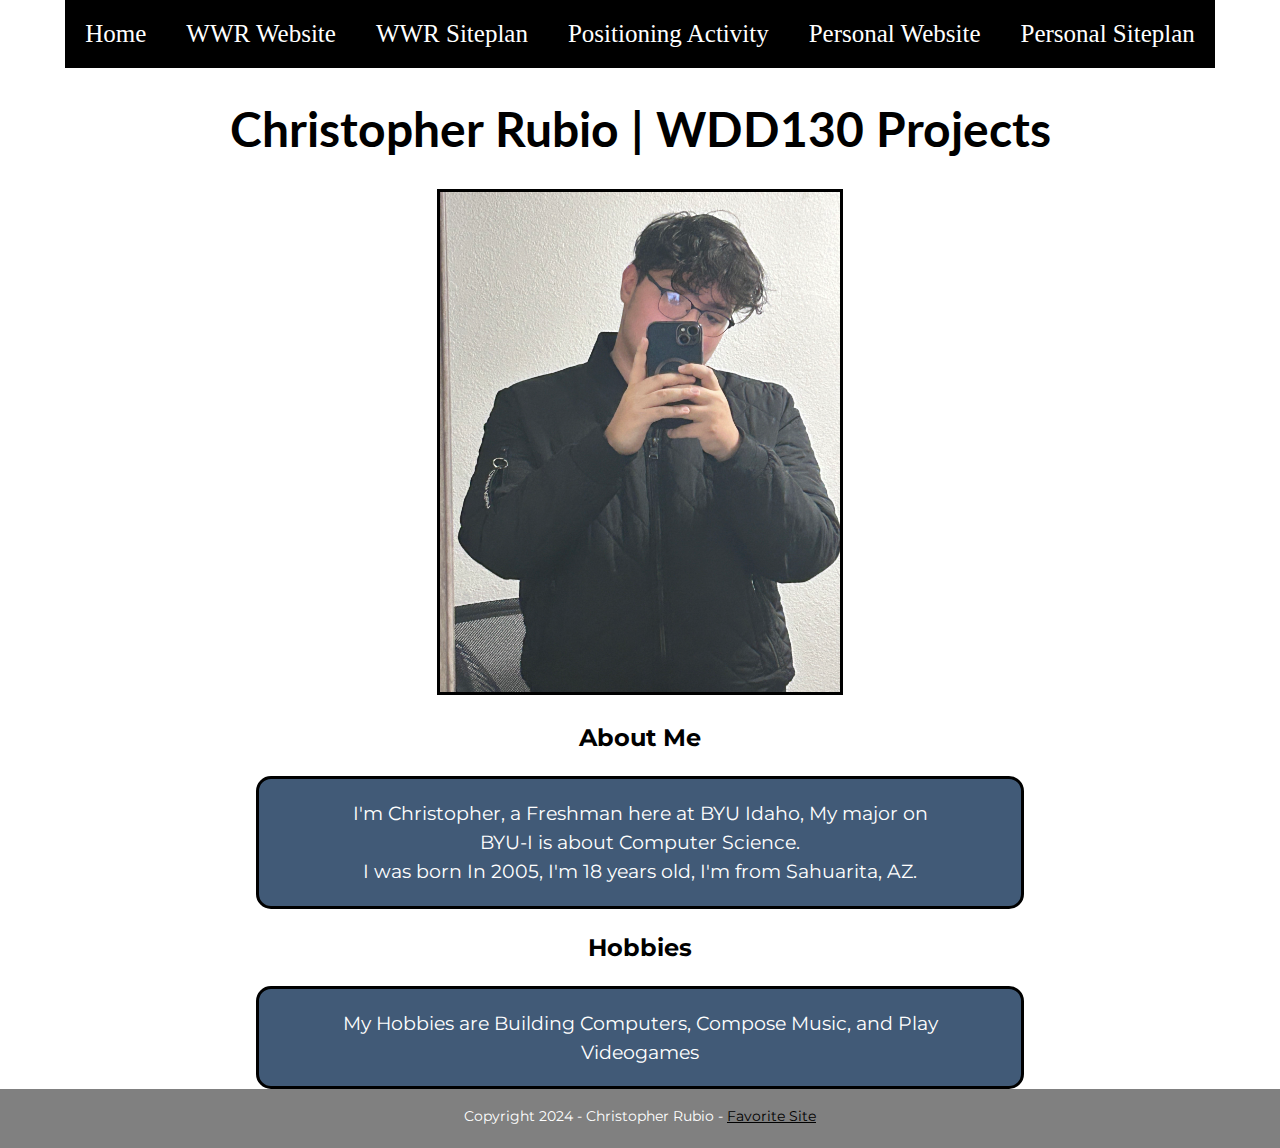
<file: index.html>
<!DOCTYPE html>
<html lang="en">
<head>
    <meta chartset="UTF-8">
    <meta http-equiv="X-UA-Compatible" content="IE=edge">
    <meta name="viewport" content="width=device-width, inital-scale=1.0">
    <title>Christopher Rubio | Home | WDD130</title>
    <link href="styles/style.css" rel="stylesheet">
</head>
<body>
    <div id="content">
    <header>
        <nav>
            <a class="nav_link" href="index.html">Home</a>
            <a class="nav_link" href="wwr/index.html">WWR Website</a>
            <a class="nav_link" href="wwr/site-plan-rafting.html">WWR Siteplan</a>
            <a class="nav_link" href="positioning.html">Positioning Activity</a>
            <a class="nav_link" href="NearsitosPC/NearistosPC-index.html">Personal Website</a>
            <a class="nav_link" href="NearsitosPC/NearsitosPC-site-plan.html">Personal Siteplan</a>
        </nav>
        <main>
            <h1 id="main_title"> Christopher Rubio | WDD130 Projects</h1>
            <div id="img_cont">
                <img src="chris.jpg" alt="A regular photo of Christopher Rubio"
                    width = "400"
                    height = "500"/>
            </div>
            <h3 id="sub_title">About Me</h3>
            <p>I'm Christopher, a Freshman here at BYU Idaho, My major on BYU-I is about Computer Science.<br>I was born In 2005, I'm 18 years old, I'm from Sahuarita, AZ.</p>
            <h3 id="sub_title">Hobbies</h3>
            <p>My Hobbies are Building Computers, Compose Music, and Play Videogames</p>
        </main>
        <footer>
            <p>Copyright 2024 - Christopher Rubio -
                <a href="https://www.churchofjesuschrist.org"
                target="_blank">Favorite Site</a>
            </p>
        <footer>
    </div>
    </header>
</body>
</html>
</file>
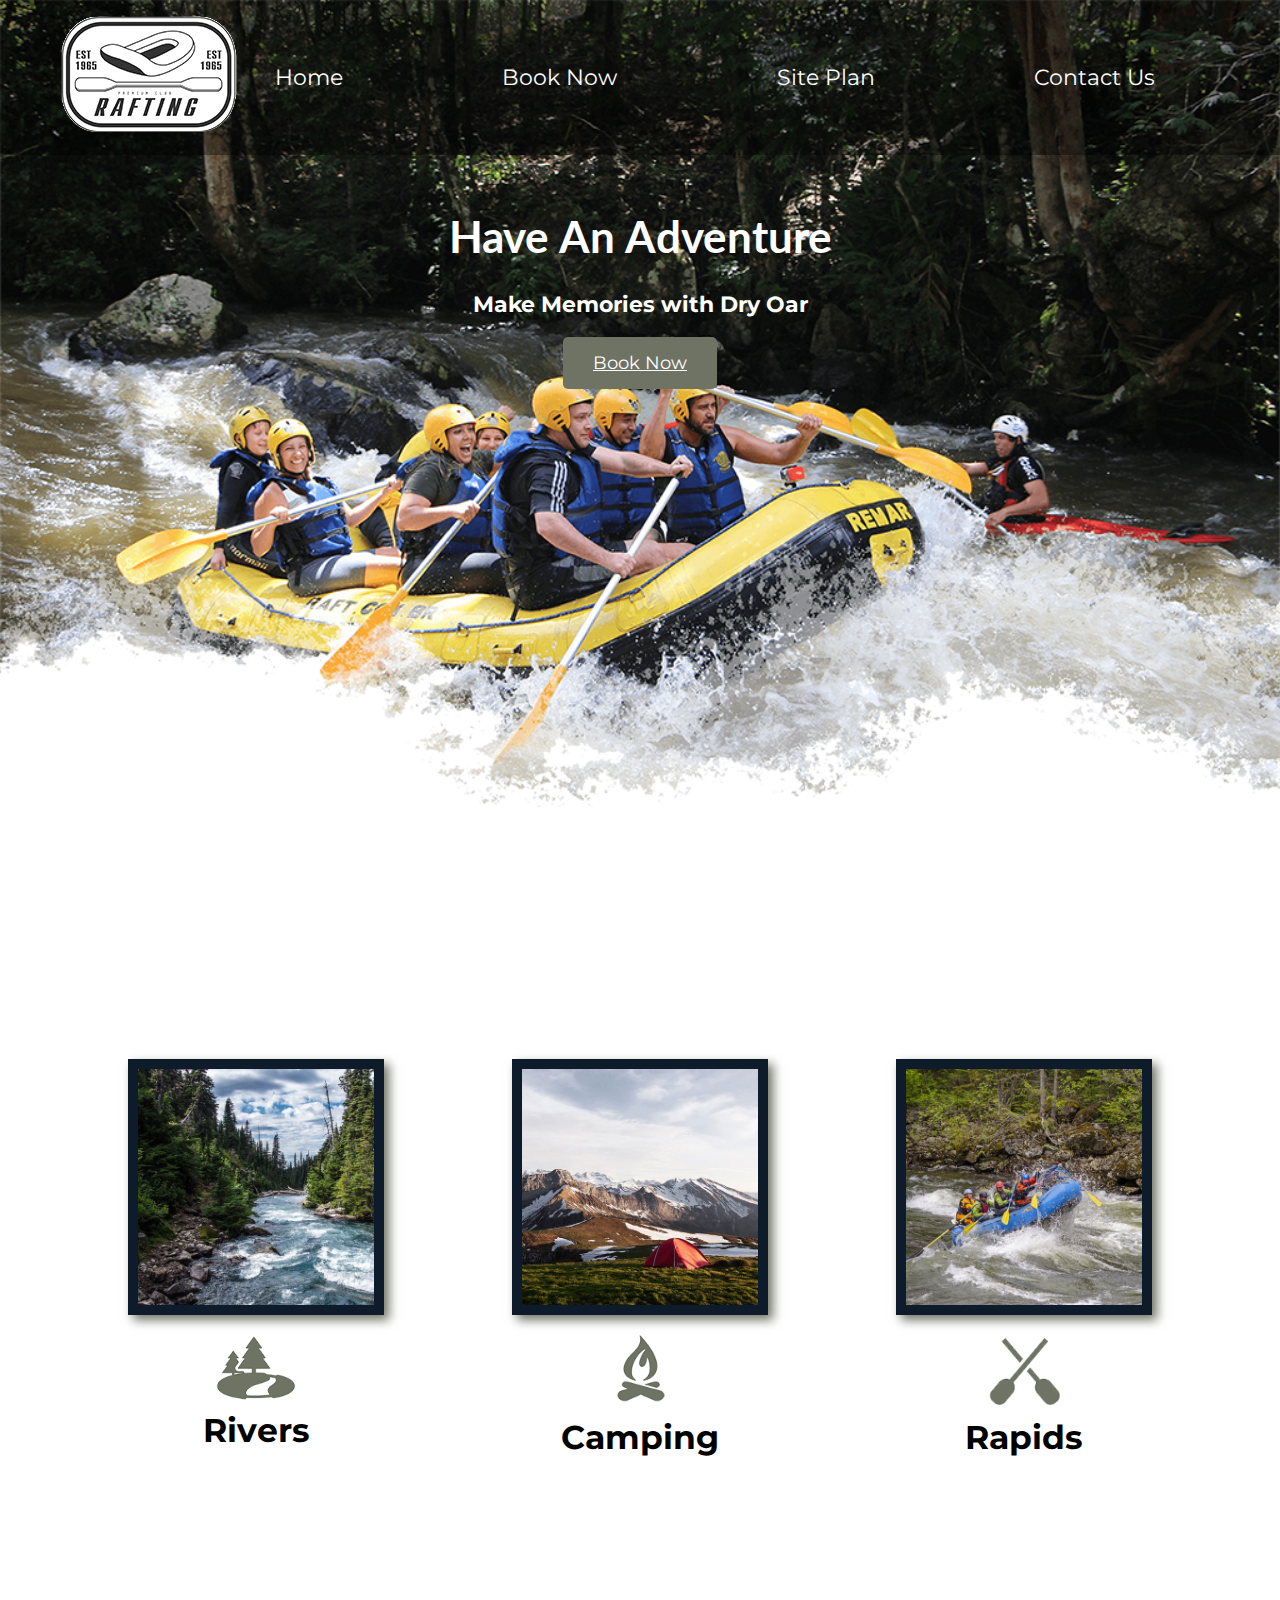
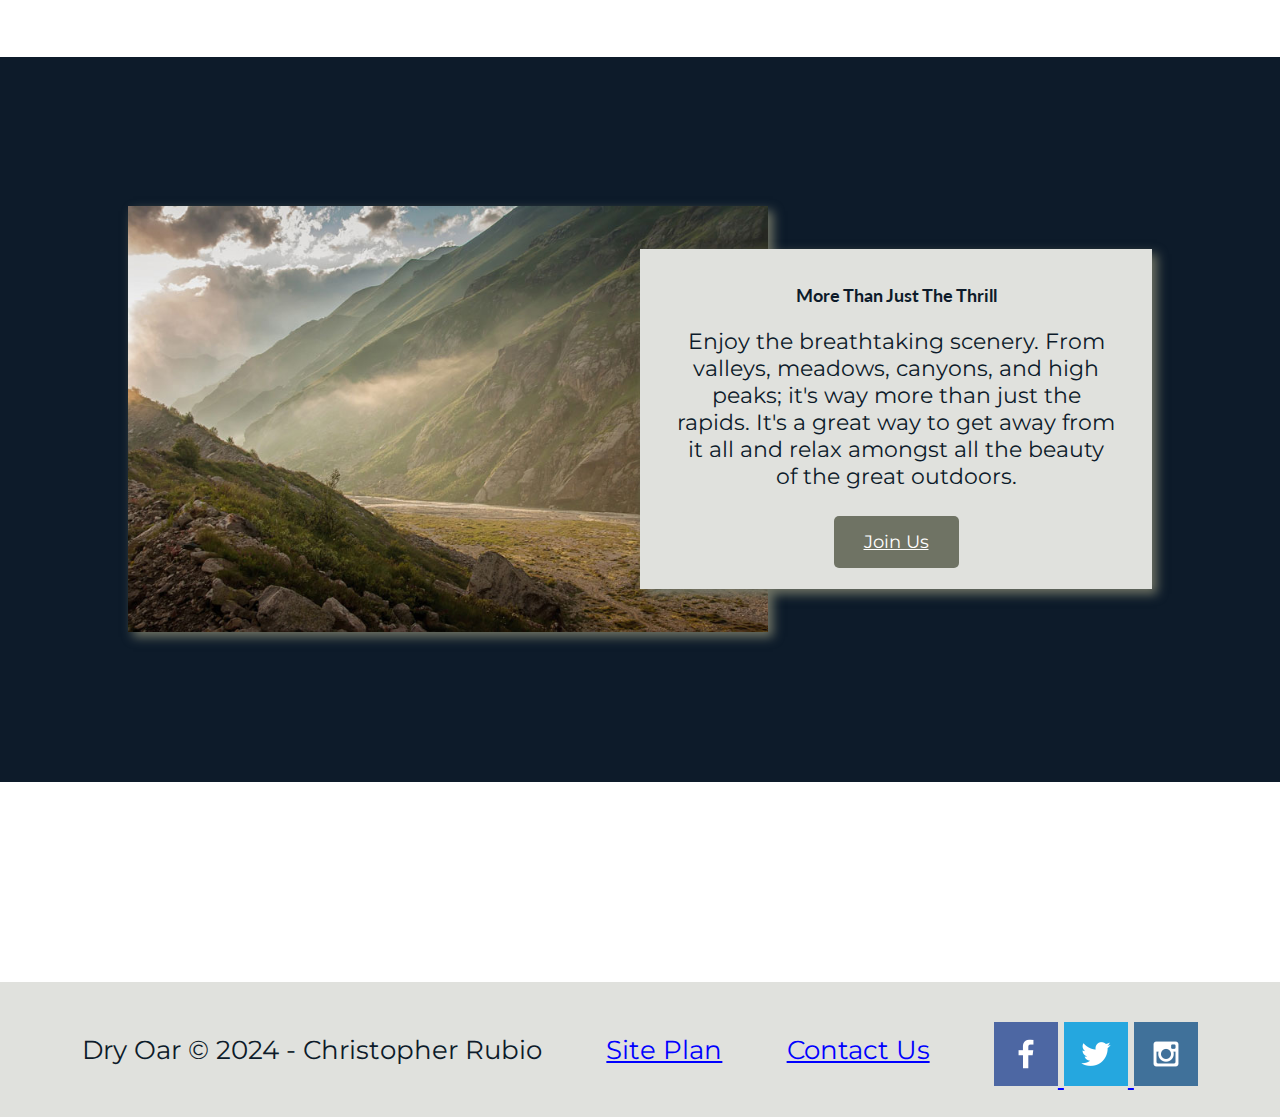
<file: wwr/index.html>
<!DOCTYPE html>
<html lang="en">
<head>
    <meta charset="UTF-8">
    <meta http-equiv="X-UA-Compatible" content="IE=edge">
    <meta name="viewport" content="width=device-width, initial-scale=1.0">
    <title>Whitewater Rafting Vacations | Dry Oar Boating | Home</title>
    <link rel="stylesheet" href="styles/style.css">
</head>
<body>
    <div id="content">
    <header>
        <a id="logo_link" href="index.html">
            <img class="logo" src="images/logo.png" alt="Dry Oar Logo">
        </a>
        <nav>
            <a href="\index.html">Home</a>
            <a href="rates.html">Book Now</a>
            <a href="site-plan-rafting.html">Site Plan</a>
            <a href="contactus.html">Contact Us</a>
        </nav>
    </header>
    <div id="hero">
        <div id="hero-box">
            <img id="hero-img" src="images/hero.png" alt="People enjoying White Water Rafting">
        </div>
        <section id="hero-msg">
            <h1 class="home-title">Have An Adventure</h1>
            <h4>Make Memories with Dry Oar</h4>
            <div class="button-box">
                <a class="book" href="rates.html">Book Now</a>
            </div>
        </section>
    </div>
    <main class="home-grid">
        <section class="rivers-card">
            <img class="card-img" src="images/rivers.jpg" alt="river in forest">
            <img class="icon" src="images/river_icon.png" alt="river icon">
            <h2>Rivers</h2>
        </section>
        <section class="camping-card">
            <img class="card-img" src="images/camping.jpg" alt="tent in mountains">
            <img class="icon" src="images/fire_icon.png" alt="fire icon">
            <h2>Camping</h2>
        </section>
        <section class="rapids-card">
            <img class="card-img" src="images/rapids.jpg" alt="rafting boat">
            <img class="icon" src="images/oars.png" alt="oars icon">
            <h2>Rapids</h2>
        </section>
        <div id="background"></div>
        <img class="mountains" src="images/mountains.jpg" alt="Misty mountains">
        <section class="msg">
            <h2>More Than Just The Thrill</h2>
            <p>Enjoy the breathtaking scenery. From valleys, meadows, canyons, and high peaks; it's way more than just the rapids. It's a great way to get away from it all and relax amongst all the beauty of the great outdoors. </p>
            <a class='join' href="rivers.html">Join Us</a>
        </section>
    </main>
        <footer>
    <p>Dry Oar &copy; 2024 - Christopher Rubio</p>
    <p><a href="site-plan-rafting.html">Site Plan</a></p>
    <p><a href="contactus.html">Contact Us</a></p>
    <div class="social">
        <a href="https://facebook.com">
            <img src="images/facebook.png" alt="fb icon">
        </a>
        <a href="https://twitter.com">
            <img src="images/twitter.png" alt="twitter icon">
        </a>
        <a href="https://instagram.com">
            <img src="images/instagram.png" alt="instagram icon">
        </a>
    </div>
</footer>
    </div>
</body>
</html>
</file>
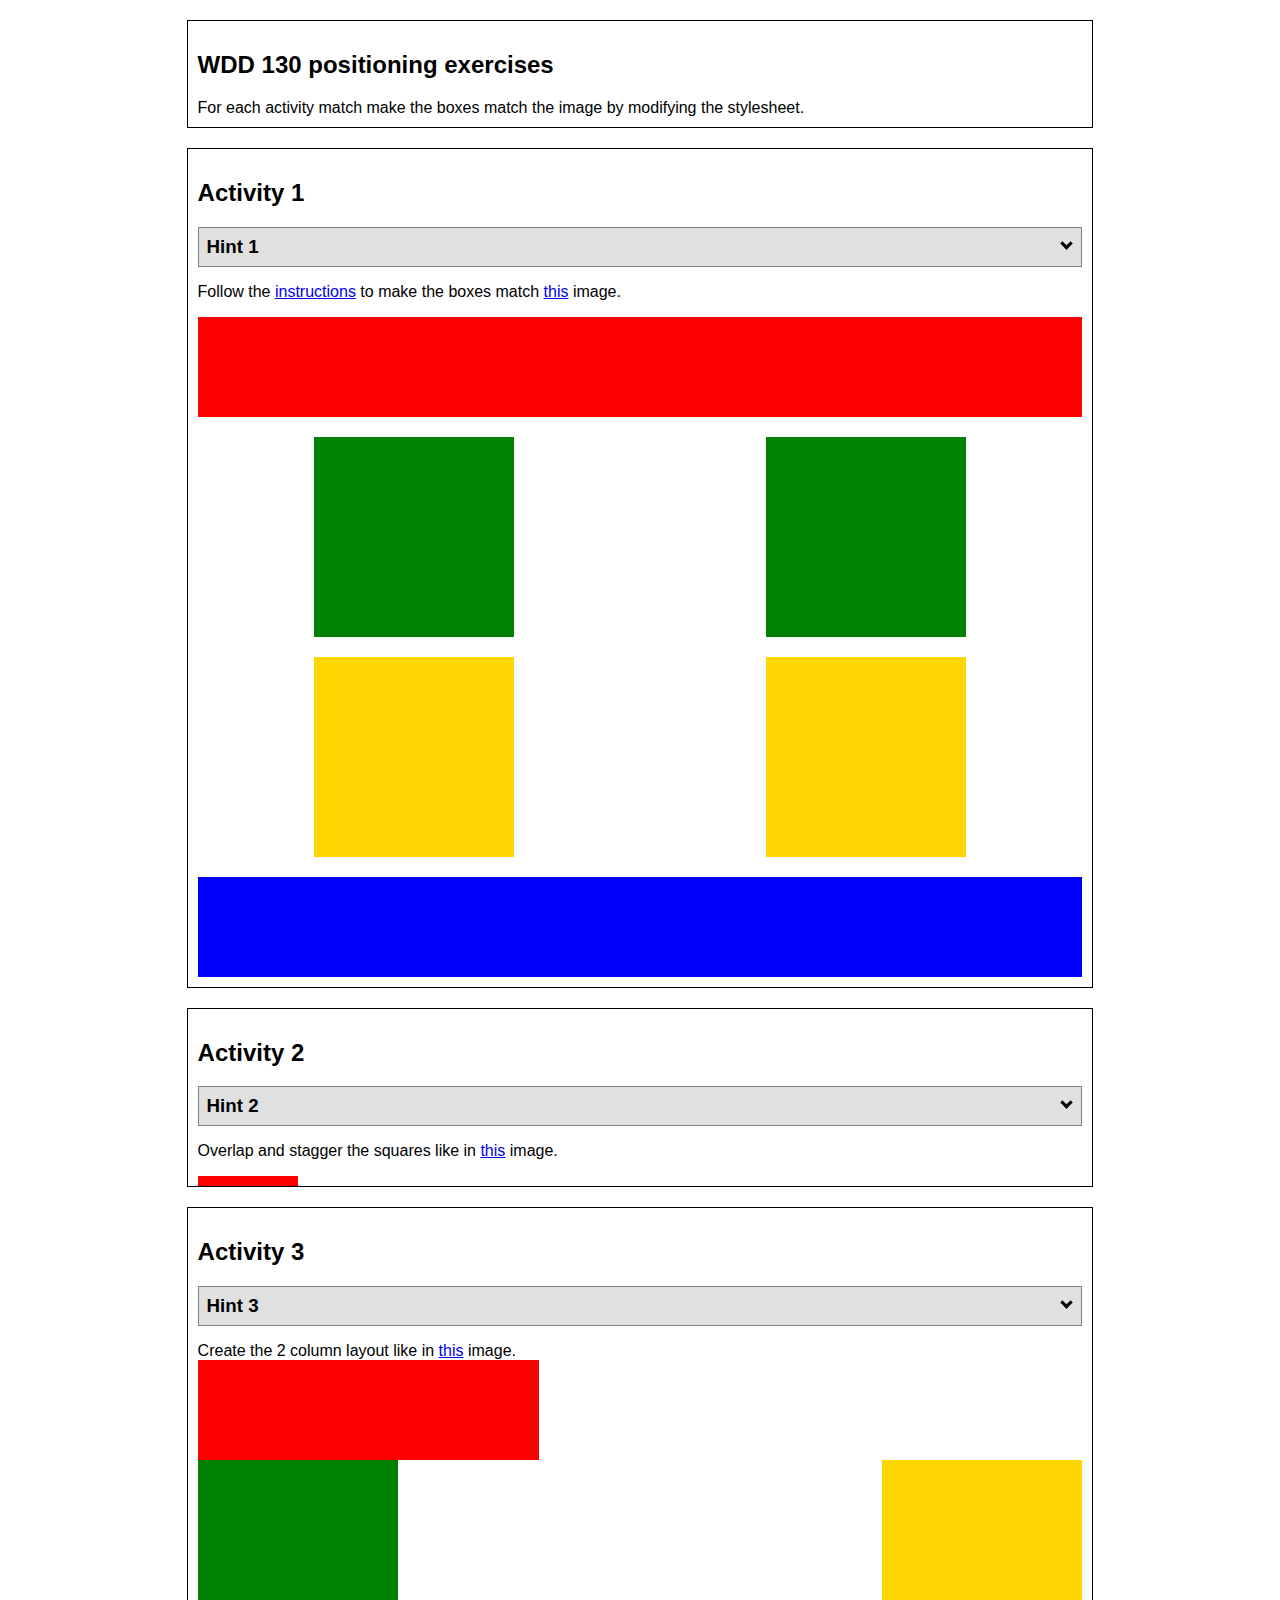
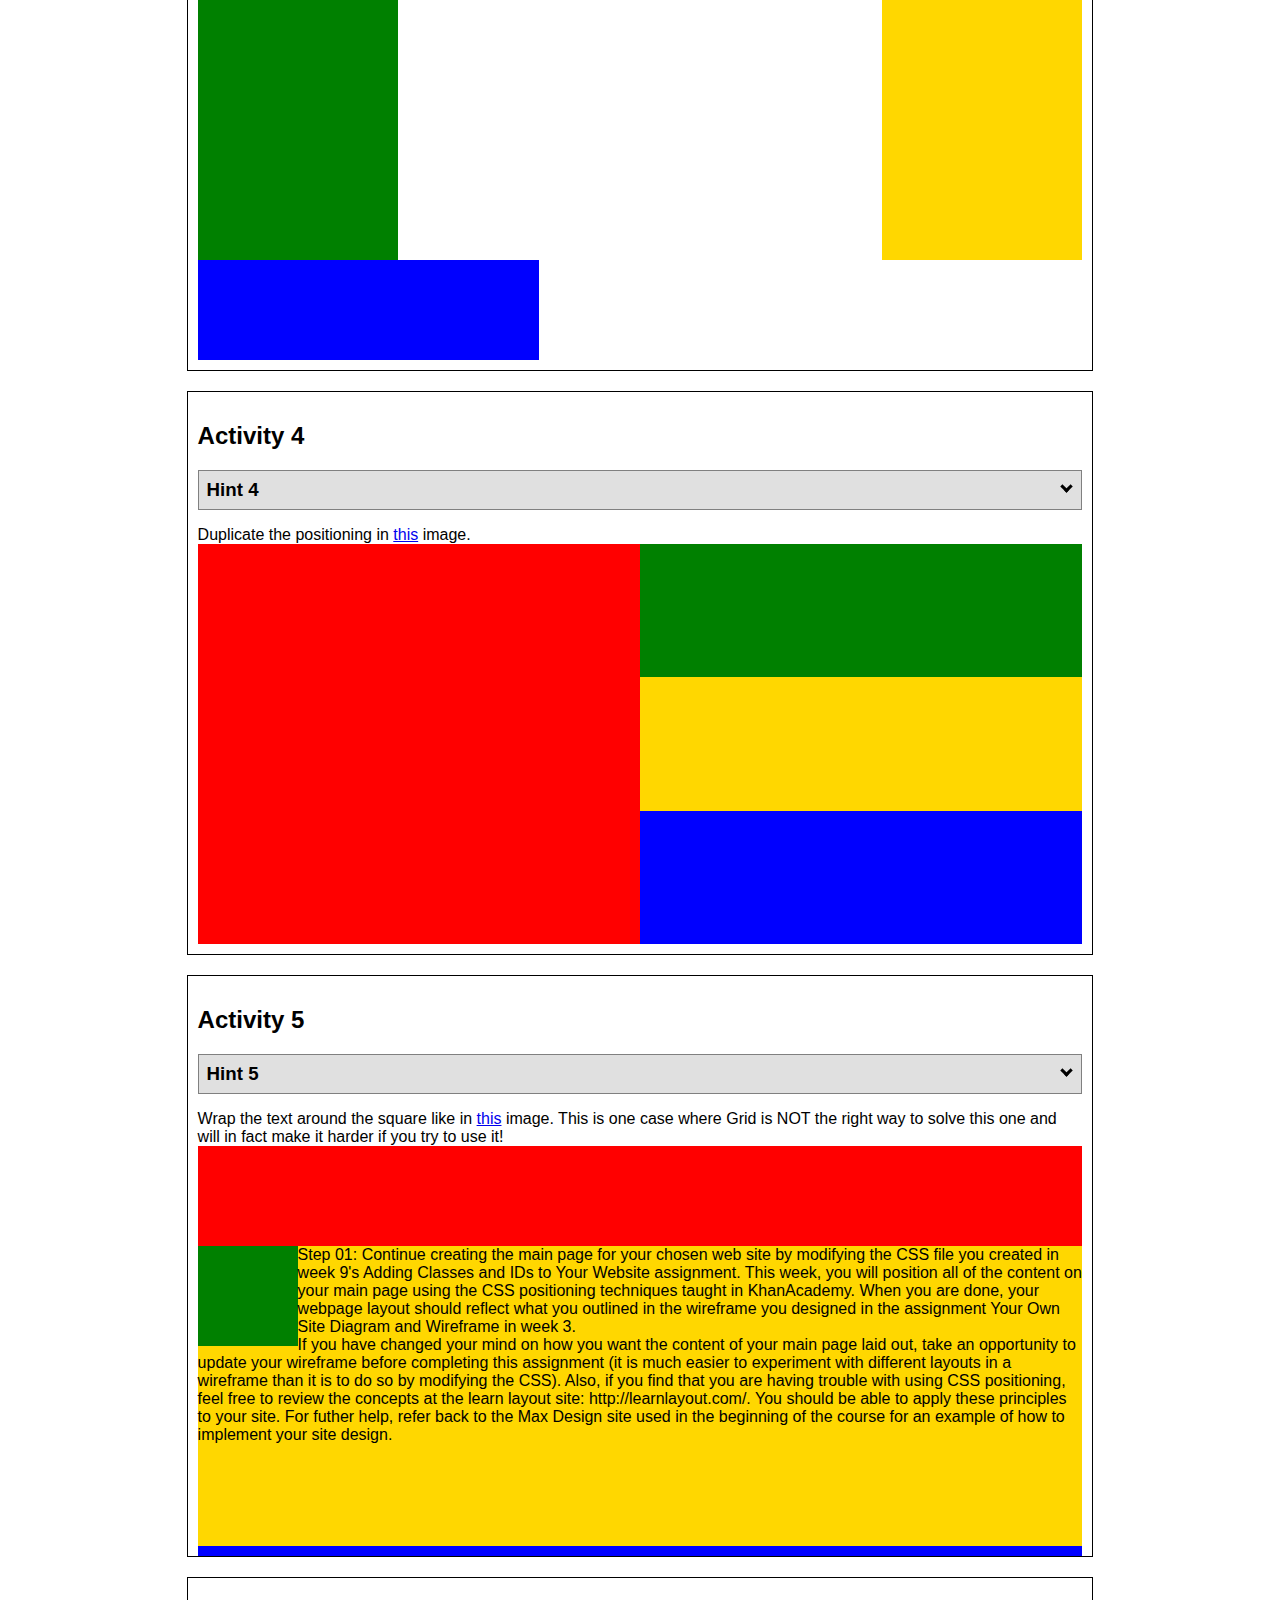
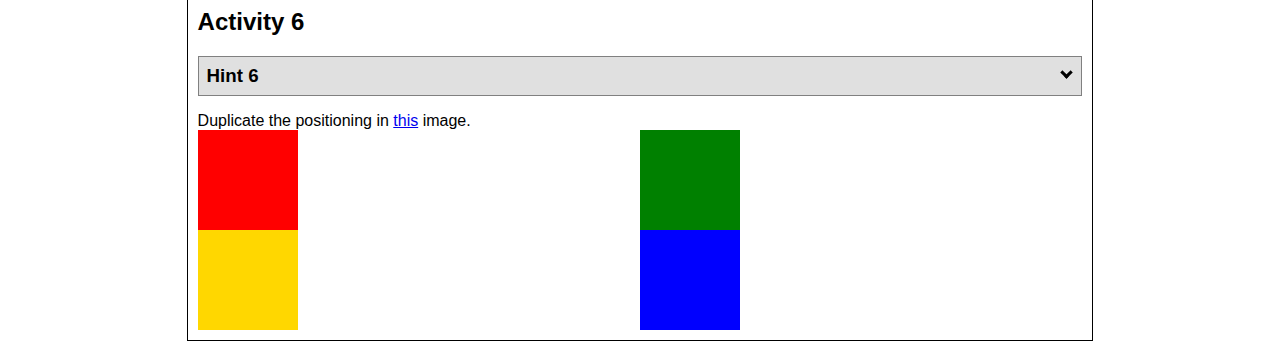
<file: positioning.html>
<!DOCTYPE html>
<html lang="en">
  <head>
    <!-- HTML - Name: positioning.html -->
    <title>Positioning Activity</title>
    <link rel="stylesheet" type="text/css" href="positionstyles.css" />
  </head>
  <body>
    <div class="activity">
      <h2>WDD 130 positioning exercises</h2>
      For each activity match make the boxes match the image by modifying the stylesheet.</div>
    <div class="activity">
      <h2>Activity 1</h2>
      <section class="hint"><input type="checkbox" ><i></i> <h3>Hint 1</h3><div><p>Check out the <a href="https://byui-wdd.github.io/wdd130/activities/w06-css-positioning.html" target="_blank">activity instructions</a> in Ilearn!</p></div></section>
      <p>Follow the <a href="https://byui-wdd.github.io/wdd130/activities/w06-css-positioning.html" target="_blank">instructions</a> to make the boxes match  <a href="https://byui-wdd.github.io/wdd130/images/example1.png" target="_blank">this</a> image.</p>
      <div class="content1" >
        <div class="red1" ></div>
        <div class="green1" ></div>
        <div class="green1" ></div>
        <div class="yellow1"></div>
        <div class="yellow1"></div>
        <div class="blue1"></div>
      </div>
    </div>
    <div class="activity">
      <h2>Activity 2</h2>
      <section class="hint"><input type="checkbox" > <h3>Hint 2</h3><i></i><div>
      <ul>
      <li>grid-template-columns: 50px 50px 50px 50px 50px </li></ul></div></section>
      <p>Overlap and stagger the squares like in <a href="https://byui-wdd.github.io/wdd130/images/example2.png" target="_blank">this</a> image.</p>
      <div class="content2" >
        <div class="red2" ></div>
        <div class="green2" ></div>
        <div class="yellow2"></div>
        <div class="blue2"></div>
      </div>
    </div>
    <div class="activity">
      <h2>Activity 3</h2>
      <section class="hint"><input type="checkbox" > <h3>Hint 3</h3><i></i><div><p>This one is going to be best solved with CSS Grid. Remember to make the boxes the right width first...then start moving them around. </p><h4>Properties used:</h4><ul><li>display:grid;</li><li>grid-template-columns:</li><li>grid-column-gap:</li>
        <li>grid-column:</li>  </ul></div></section>
      Create the 2 column layout like in <a href="https://byui-wdd.github.io/wdd130/images/example3.png" target="_blank">this</a>  image.
      <div class="content3" >
        <div class="red3" ></div>
        <div class="green3" ></div>
        <div class="yellow3"></div>
        <div class="blue3"></div>
      </div>
    </div>
    <div class="activity">
      <h2>Activity 4</h2>
      <section class="hint"><input type="checkbox" > <h3>Hint 4</h3><i></i><div><p>For the others we have been primarily concerned with width. For this one you will need to adjust height as well. </p><h4>Properties used:</h4><ul><li>display:grid;</li><li>grid-template-columns:</li><li>grid-row:</li></ul></div></section>
      Duplicate the positioning in <a href="https://byui-wdd.github.io/wdd130/images/example4.png" target="_blank">this</a> image. 
      <div class="content4" >
        <div class="red4" ></div>
        <div class="green4" ></div>
        <div class="yellow4"></div>
        <div class="blue4"></div>
      </div>
    </div>

    <div class="activity">
      <h2>Activity 5</h2>
      <section class="hint"><input type="checkbox" > <h3>Hint 5</h3><i></i><div><p>Grid is <strong>not</strong> the right way to do this.  In fact there is only one way to really do that...and that is with float. Remember that we float the thing we want the text to wrap around.  Also remember to start by making all the shapes the right size and shape.</p><h4>Properties used:</h4><ul><li>float: left;</li></ul></div></section>
      Wrap the text around the square like in <a href="https://byui-wdd.github.io/wdd130/images/example5.png" target="_blank">this</a> image. This is one case where Grid is NOT the right way to solve this one and will in fact make it harder if you try to use it!
      <div class="content5" >
        <div class="red5" ></div>
        <div class="green5" ></div>
        <div class="yellow5">Step 01: Continue creating the main page for your chosen web site by modifying the CSS file you created in week 9's Adding Classes and IDs to Your Website assignment. This week, you will position all of the content on your main page using the CSS positioning techniques taught in KhanAcademy. When you are done, your webpage layout should reflect what you outlined in the wireframe you designed in the assignment Your Own Site Diagram and Wireframe in week 3. <br />
          If you have changed your mind on how you want the content of your main page laid out, take an opportunity to update your wireframe before completing this assignment (it is much easier to experiment with different layouts in a wireframe than it is to do so by modifying the CSS). Also, if you find that you are having trouble with using CSS positioning, feel free to review the concepts at the learn layout site: http://learnlayout.com/. You should be able to apply these principles to your site. For futher help, refer back to the Max Design site used in the beginning of the course for an example of how to implement your site design.</div>
        <div class="blue5"></div>
      </div>
    </div>
    <div class="activity">
      <h2>Activity 6</h2>
      <section class="hint"><input type="checkbox" > <h3>Hint 6</h3><i></i><div><p>This one is all about visualizing the grid behind the layout. If you are having a hard time doing that first: all the sizes are even multiples of 100, and second here is another example with the lines drawn: <a href="https://byui-wdd.github.io/wdd130/images/example6-hint.png" target="_blank">example 6 with lines</a>. For this one you will find it easiest if you use px for the column width. You can also use <kbd>z-index</kbd> to control the element layering.    </p><h4>Properties used:</h4><ul><li>display:grid;</li><li>grid-template-columns:</li><li>grid-column:</li><li>grid-row:</li><li><a href="https://www.w3schools.com/cssref/pr_pos_z-index.asp" target="_blank">z-index:</a></li></ul></div></section>
      Duplicate the positioning in <a href="https://byui-wdd.github.io/wdd130/images/example6.png" target="_blank">this</a> image.
      <div class="content6" >
        <div class="red6" ></div>
        <div class="green6" ></div>
        <div class="yellow6"></div>
        <div class="blue6"></div>
      </div>
    </div>
  </body>
</html>
</file>
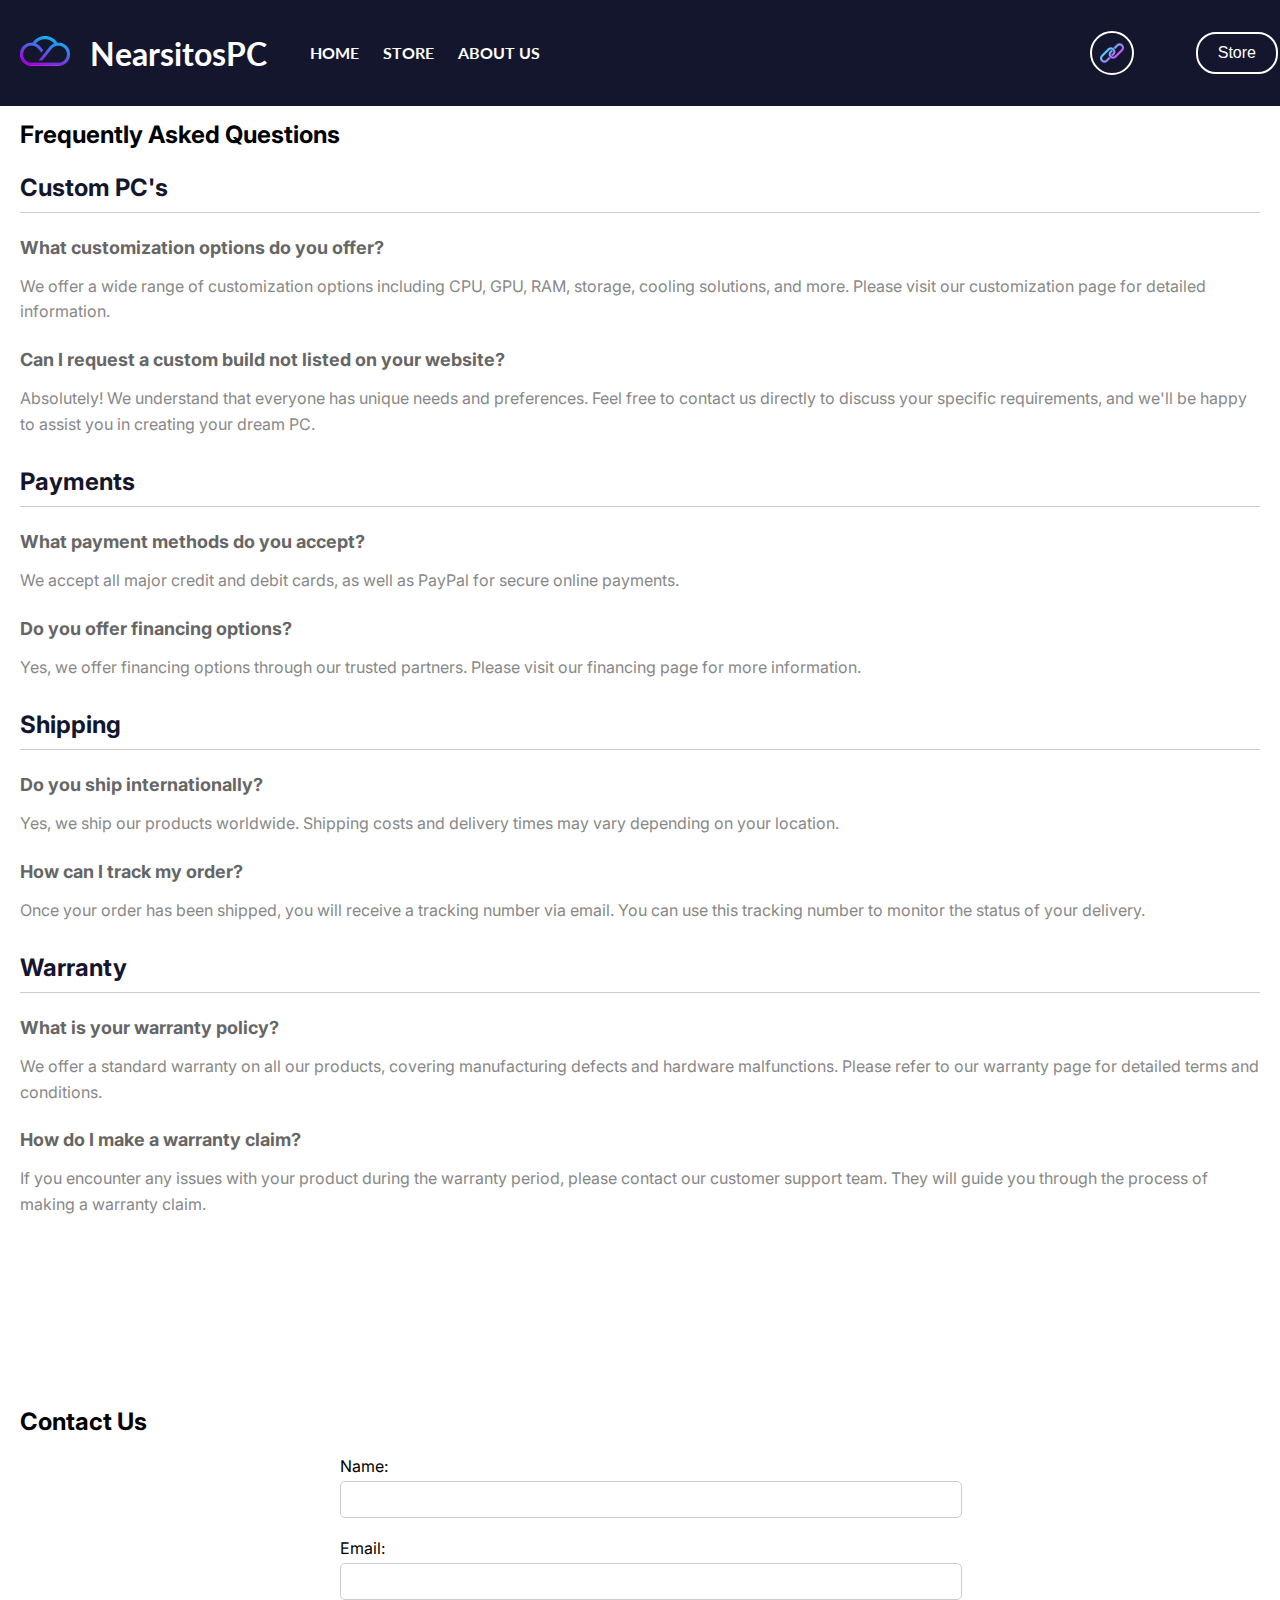
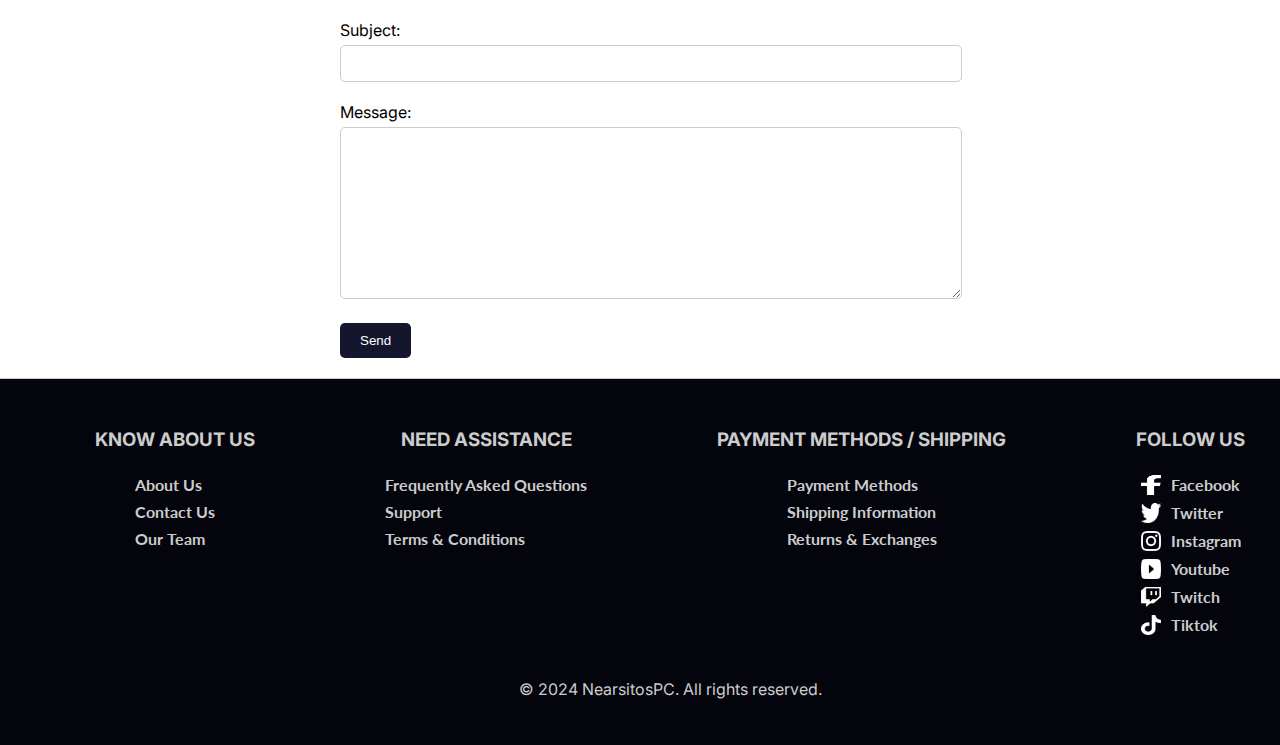
<file: NearsitosPC/NearsitosPC-AboutUs.html>
<!DOCTYPE html>
<html lang="en">
<head>
    <link rel="stylesheet" href="https://fonts.googleapis.com/css2?family=Inter:wght@100..900&display=swap">
    <link rel="stylesheet" href="https://fonts.googleapis.com/css2?family=Lato:wght@400;700&display=swap">
    <meta charset="UTF-8">
    <meta name="viewport" content="width=device-width, initial-scale=1.0">
    <title>NearsitosPC - Home</title>
    <link rel="stylesheet" href="styles/AboutUs.css">
    <link rel="icon" href="images/cloud_logo.png" type="image/png"> <!-- Adding the logo to the tab -->
    <style>
        /* Paste your CSS here */
    </style>
</head>
<body>
    <div class="top-half">
        <header>
            <div class="logo">
                <a href="NearistosPC-index.html"><img src="images/cloud_logo.png" alt="NearsitosPC Logo"></a> <!-- Making the logo clickable -->
            </div>
            <div class="title">
                <h1>NearsitosPC</h1> <!-- Website title -->
            </div>
            <nav>
                <ul>
                    <li><a href="NearistosPC-index.html">HOME</a></li> <!-- Link to the Home page -->
                    <li><a href="NearsitosPC-Store.html">STORE</a></li> <!-- Link to the Store page -->
                    <li><a href="NearsitosPC-AboutUs.html">ABOUT US</a></li> <!-- Link to the About Us page -->
                </ul>
            </nav>
            <div class="social-dropdown">
                <a href="#" class="social-button" onclick="toggleSocialMenu()">
                    <img src="images/social_icon.png" alt="Social Icon" width="20" height="20">
                </a>
                <div class="social-menu" id="socialMenu">
                    <a href="https://facebook.com/profile.php?id=61557215919776"><img src="images/facebook_logo.png"></a>
                    <a href="https://twitter.com/SoyNearsito"><img src="images/twitter_logo.png"></a>
                    <a href="https://www.instagram.com/soynearsito"><img src="images/instagram_logo.png"></a>
                    <a href="https://www.youtube.com/@soynearsito"><img src="images/youtube_logo.png"></a>
                    <a href="https://www.twitch.tv/soynearsito"><img src="images/twitch_logo.png"></a>
                    <a href="https://www.tiktok.com/@soynearsito"><img src="images/tiktok_logo.png"></a>
                </div>
            </div>
            <a href="NearsitosPC-Store.html" class="store-button">
                <button class="store-button">Store</button>
            </a>            
        </header>

        <section class="faq-section">
            <h2>Frequently Asked Questions</h2>
            <div class="faq-category">
                <h3>Custom PC's</h3>
                <div class="faq-item">
                    <h4>What customization options do you offer?</h4>
                    <p>We offer a wide range of customization options including CPU, GPU, RAM, storage, cooling solutions, and more. Please visit our customization page for detailed information.</p>
                </div>
                <div class="faq-item">
                    <h4>Can I request a custom build not listed on your website?</h4>
                    <p>Absolutely! We understand that everyone has unique needs and preferences. Feel free to contact us directly to discuss your specific requirements, and we'll be happy to assist you in creating your dream PC.</p>
                </div>
            </div>
            <div class="faq-category">
                <h3>Payments</h3>
                <div class="faq-item">
                    <h4>What payment methods do you accept?</h4>
                    <p>We accept all major credit and debit cards, as well as PayPal for secure online payments.</p>
                </div>
                <div class="faq-item">
                    <h4>Do you offer financing options?</h4>
                    <p>Yes, we offer financing options through our trusted partners. Please visit our financing page for more information.</p>
                </div>
            </div>
            <div class="faq-category">
                <h3>Shipping</h3>
                <div class="faq-item">
                    <h4>Do you ship internationally?</h4>
                    <p>Yes, we ship our products worldwide. Shipping costs and delivery times may vary depending on your location.</p>
                </div>
                <div class="faq-item">
                    <h4>How can I track my order?</h4>
                    <p>Once your order has been shipped, you will receive a tracking number via email. You can use this tracking number to monitor the status of your delivery.</p>
                </div>
            </div>
            <div class="faq-category">
                <h3>Warranty</h3>
                <div class="faq-item">
                    <h4>What is your warranty policy?</h4>
                    <p>We offer a standard warranty on all our products, covering manufacturing defects and hardware malfunctions. Please refer to our warranty page for detailed terms and conditions.</p>
                </div>
                <div class="faq-item">
                    <h4>How do I make a warranty claim?</h4>
                    <p>If you encounter any issues with your product during the warranty period, please contact our customer support team. They will guide you through the process of making a warranty claim.</p>
                </div>
            </div>
        </section>
    </div>
    <section class="contact-section">
        <h2>Contact Us</h2>
        <form id="contactForm" action="contact.php" method="post">
            <div class="form-group">
                <label for="name">Name:</label>
                <input type="text" id="name" name="name" required>
            </div>
            <div class="form-group">
                <label for="email">Email:</label>
                <input type="email" id="email" name="email" required>
            </div>
            <div class="form-group">
                <label for="subject">Subject:</label>
                <input type="text" id="subject" name="subject" required>
            </div>
            <div class="form-group">
                <label for="message">Message:</label>
                <textarea id="message" name="message" rows="4" required></textarea>
            </div>
            <button type="submit">Send</button>
        </form>
    </section>

    <footer>
        <div class="footer-section">
            <h3>KNOW ABOUT US</h3>
            <ul>
                <li><a href="NearsitosPC-AboutUs.html">About Us</a></li>
                <li><a href="NearsitosPC-AboutUs.html">Contact Us</a></li>
                <li><a href="NearsitosPC-AboutUs.html">Our Team</a></li>
            </ul>
        </div>
        <div class="footer-section">
            <h3>NEED ASSISTANCE</h3>
            <ul>
                <li><a href="NearsitosPC-AboutUs.html">Frequently Asked Questions</a></li>
                <li><a href="NearsitosPC-AboutUs.html">Support</a></li>
                <li><a href="NearsitosPC-AboutUs.html">Terms & Conditions</a></li>
            </ul>
        </div>
        <div class="footer-section">
            <h3>PAYMENT METHODS / SHIPPING</h3>
            <ul>
                <li><a href="NearsitosPC-Store.html">Payment Methods</a></li>
                <li><a href="NearsitosPC-Store.html">Shipping Information</a></li>
                <li><a href="NearsitosPC-AboutUs.html">Returns & Exchanges</a></li>
            </ul>
        </div>
        <div class="footer-section follow-us-section">
            <h3>FOLLOW US</h3>
            <ul>
                <li><a href="https://facebook.com/profile.php?id=61557215919776"><img src="images/facebook_logo.png"> Facebook</a></li>
                <li><a href="https://twitter.com/SoyNearsito"><img src="images/twitter_logo.png"> Twitter</a></li>
                <li><a href="https://www.instagram.com/soynearsito"><img src="images/instagram_logo.png"> Instagram</a></li>
                <li><a href="https://www.youtube.com/@soynearsito"><img src="images/youtube_logo.png"> Youtube</a></li>
                <li><a href="https://www.twitch.tv/soynearsito"><img src="images/twitch_logo.png"> Twitch</a></li>
                <li><a href="https://www.tiktok.com/@soynearsito"><img src="images/tiktok_logo.png"> Tiktok</a></li>
            </ul>
        </div>
        <div class="footer-disclaimer">
            <p>&copy; 2024 NearsitosPC. All rights reserved.</p>
        </div>
    </footer>
</body>
<script src="Scripts/script.js"></script>
</html>
</file>
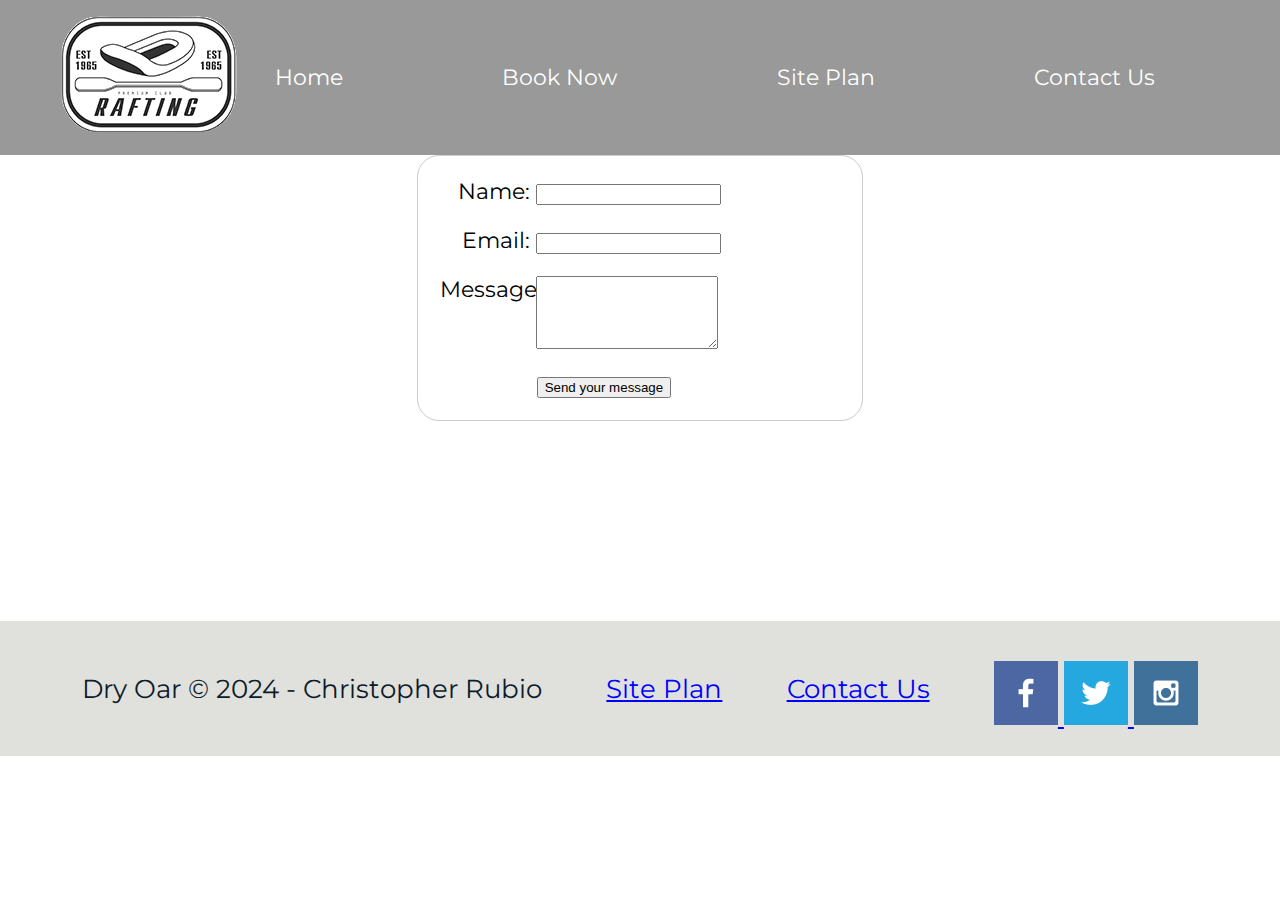
<file: wwr/contactus.html>
<!DOCTYPE html>
<html lang="en">
<head>
    <meta charset="UTF-8">
    <meta http-equiv="X-UA-Compatible" content="IE=edge">
    <meta name="viewport" content="width=device-width, initial-scale=1.0">
    <title>Contact US</title>
    <link rel="stylesheet" href="styles/style.css">
</head>
<body>
    <div id="content">
    <header>
        <a id="logo_link" href="index.html">
            <img class="logo" src="images/logo.png" alt="Dry Oar Logo">
        </a>
        <nav>
            <a href="\index.html">Home</a>
            <a href="rates.html">Book Now</a>
            <a href="site-plan-rafting.html">Site Plan</a>
            <a href="contactus.html">Contact Us</a>
        </nav>
    </header>
    <main class="contactus-grid">
        <div id="feedback"></div>
        <form action="/my-handling-form-page" method="post">
            <ul>
                <li>
                    <label for="name">Name:</label>
                    <input type="text" id="name" name="user_ name" />
                </li>
                <li>
                    <label for="mail">Email:</label>
                    <input type="email" id="mail" name="user_email" />
                </li>
                <li>
                    <label for="msg">Message:</label>
                    <textarea id="msg" name="user_message"></textarea>
                </li>
                <li class="button">
                    <button type="submit">Send your message</button>
                </li>
            </ul>
        </form>
    </main>
        <footer>
    <p>Dry Oar &copy; 2024 - Christopher Rubio</p>
    <p><a href="site-plan-rafting.html">Site Plan</a></p>
    <p><a href="contactus.html">Contact Us</a></p>
    <div class="social">
        <a href="https://facebook.com">
            <img src="images/facebook.png" alt="fb icon">
        </a>
        <a href="https://twitter.com">
            <img src="images/twitter.png" alt="twitter icon">
        </a>
        <a href="https://instagram.com">
            <img src="images/instagram.png" alt="instagram icon">
        </a>
    </div>
</footer>
    </div>
</body>
<script>
    // get the feedback div element so we can do something with it.
    const feedbackElement = document.getElementById('feedback');
    // get the form so we can read what was entered in it.
    const formElement = document.forms[0];
    // add a 'listener' to wait for a submission of our form. When that happens run the code below.
    formElement.addEventListener('submit', function(e) {
        // stop the form from doing the default action.
        e.preventDefault();
        // set the contents of our feedback element to a message letting the user know the form was submitted successfully. Notice that we pull the name that was entered in the form to personalize the message!
        feedbackElement.innerHTML = 'Hello '+ formElement.user_name.value +'! Thank you for your message. We will get back with you as soon as possible!';
        // make the feedback element visible.
        feedbackElement.style.display = "block";
        // add a class to move everything down so our message doesn't cover it.
        document.body.classList.toggle('moveDown');
    });
</script>
</html>
</file>
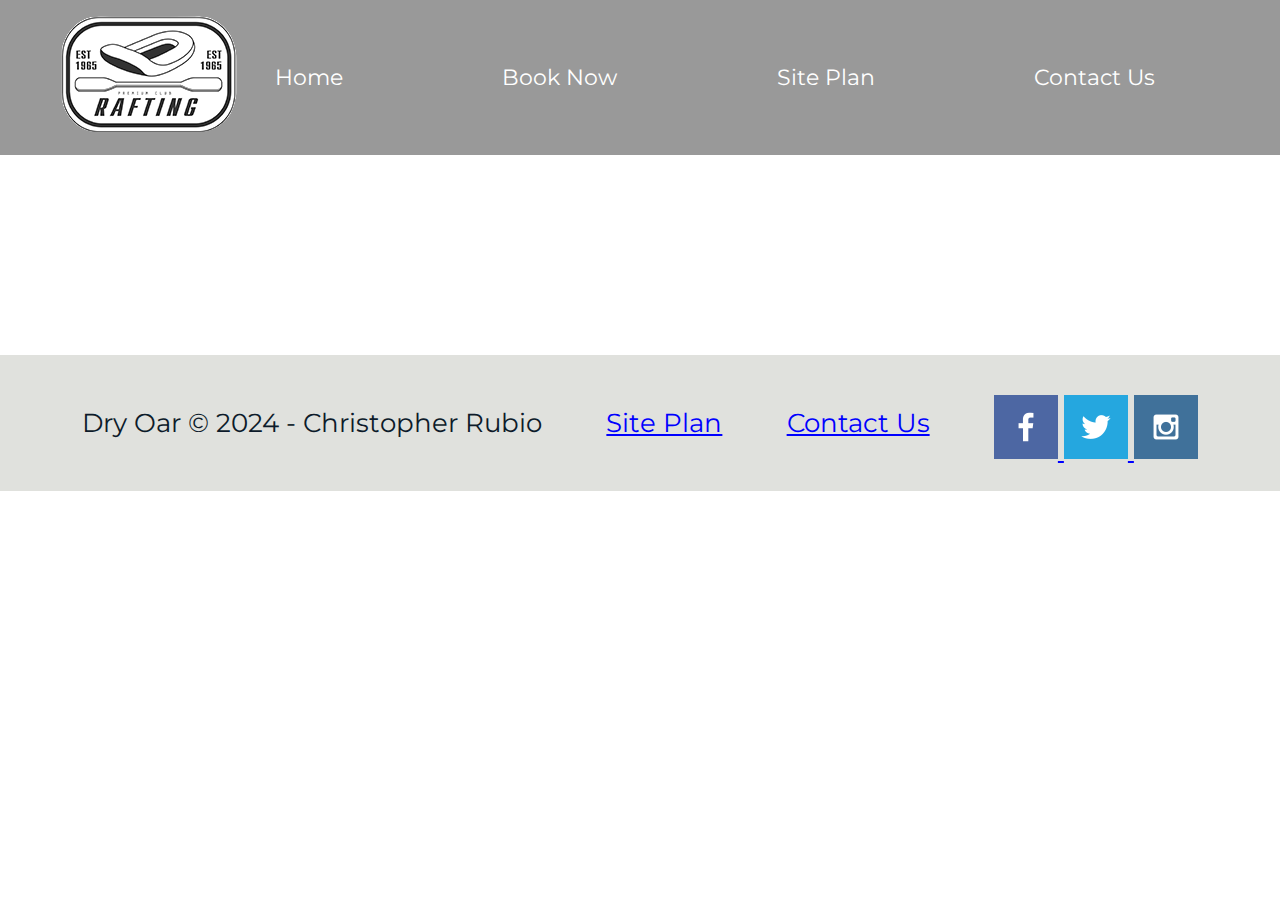
<file: wwr/rates.html>
<!DOCTYPE html>
<html lang="en">
<head>
    <meta charset="UTF-8">
    <meta http-equiv="X-UA-Compatible" content="IE=edge">
    <meta name="viewport" content="width=device-width, initial-scale=1.0">
    <title>Whitewater Rafting Vacations | Dry Oar Boating | Home</title>
    <link rel="stylesheet" href="styles/style.css">
</head>
<body>
    <div id="content">
    <header>
        <a id="logo_link" href="index.html">
            <img class="logo" src="images/logo.png" alt="Dry Oar Logo">
        </a>
        <nav>
            <a href="\index.html">Home</a>
            <a href="rates.html">Book Now</a>
            <a href="site-plan-rafting.html">Site Plan</a>
            <a href="contactus.html">Contact Us</a>
        </nav>
    </header>
    <main class="rates-grid">
    </main>
        <footer>
    <p>Dry Oar &copy; 2024 - Christopher Rubio</p>
    <p><a href="site-plan-rafting.html">Site Plan</a></p>
    <p><a href="contactus.html">Contact Us</a></p>
    <div class="social">
        <a href="https://facebook.com">
            <img src="images/facebook.png" alt="fb icon">
        </a>
        <a href="https://twitter.com">
            <img src="images/twitter.png" alt="twitter icon">
        </a>
        <a href="https://instagram.com">
            <img src="images/instagram.png" alt="instagram icon">
        </a>
    </div>
</footer>
    </div>
</body>
</html>
</file>
<file: styles/style.css>
@import url('https://fonts.googleapis.com/css2?family=Lato:ital,wght@0,100;0,300;0,400;0,700;0,900;1,100;1,300;1,400;1,700;1,900&display=swap');
@import url('https://fonts.googleapis.com/css2?family=Montserrat:ital,wght@0,100..900;1,100..900&display=swap');

* {
    border: 1px 
}
body {
    background-color: white;
    margin: 0;
    padding: 0;
}
#content {
    max-width: 1600px;
    margin: 0 auto;
}
nav {
    display: flex;
    justify-content: center;
}
.nav_link {
    padding: 20px;
    background-color: Black;
    color: white;
    font-size: 25px;
    text-decoration: none;
    text-align: center;
}
img {
    width: 400px;
    border: 3px solid black;
}
a  {
    color:black
}
nav a:hover {
    background-color: #14162E;
    
}
#main_title{
    font-size: 3em;
    color:black;
    text-align: center;
    font-family:"Lato";
}
#img_cont {
    text-align: center;
}
footer p, h3 {
    text-align: center;
}
main p{
    font-family:"Montserrat";
    text-align: center;
    width: 60%;
    margin: 0 auto;
    font-size: 1.2em;
    line-height: 1.5em;
    padding: 20px 75px;
    background-color: #415a77;
    border: 3px solid black;
    color: white;
    border-radius: 15px;
    box-sizing: border-box;
}
#sub_title{
    font-size: 1.5em;
    color:black;
    font-family:"Montserrat";
    text-decoration: none;
}
footer {
    font-size: 90%;
    color: white;
    background-color: gray;
    padding: 3px 75px;
    font-family:"Montserrat";

}
</file>
<file: wwr/styles/style.css>
@import url('https://fonts.googleapis.com/css2?family=Lato:ital,wght@0,100;0,300;0,400;0,700;0,900;1,100;1,300;1,400;1,700;1,900&display=swap');
@import url('https://fonts.googleapis.com/css2?family=Montserrat:ital,wght@0,100..900;1,100..900&display=swap');

#content {
    max-width: 1600px;
    margin: 0 auto;
}




nav {
    display: flex;
    color: white;
    justify-content: space-evenly;
    align-items: center;
}

nav a {
    text-align: center;
    color:white;
    text-decoration: none;
    padding: 35px;
}

nav a:hover {
    background-color: #0d1b2a;
}




body {
    background-color: white;
    font-family: "Montserrat";
    font-size: 22px;
    margin: 0;
    padding: 0; 
}

h2 {
    margin: 0;
}

header {
    display: grid;
    grid-template-columns: 150px auto;
    background-color: rgba(0, 0, 0, .4);
    
}




#hero {
    display: grid;
    grid-template-columns: 1fr 3fr 1fr;
    margin-top:  -155px;
}

#hero-box {
    grid-column: 1/4;
    grid-row: 1/3;
    z-index: -1;
}

#hero-msg {
    grid-column: 2/3;
    grid-row: 1/2;
    margin-top: 200px;
}

#hero-msg h1 {
    text-align: center;
}

#hero-msg h4 {
    color: white;
    text-align: center;
}

#hero-img { 
    width: 100%; 
}




.button-box {
    text-align: center;
}

main section {
    text-align: center;
}




.home-grid {
    display: grid;
    grid-template-columns: repeat(10, 1fr);
}

.home-title {
    color: white;
    font-family: "Lato";
    font-size: 2em;
    margin-top: 10px;
}

.card-img {
    border: 10px solid #0d1b2a;
    width: 100%;
    transition: transform .5s;
    box-shadow: 5px 5px 10px #6f7364;
}

.card-img:hover {
    opacity: .6;
    transform: scale(1.1);
}

.rivers-card {
    margin: 200px 0;
    grid-column: 2/4;
    grid-row: 2/3;
}

.camping-card {
    margin: 200px 0;
    grid-column: 5/7;
    grid-row: 2/3;

}
.rapids-card {
    margin: 200px 0;
    grid-column: 8/10;
    grid-row: 2/3;
}

#background {
    height: 725px;
    background-color: #0d1b2a;
    grid-column: 1/11;
    grid-row: 4/9;
}

.mountains {
    width: 100%;
    grid-column: 2/7;
    grid-row: 5/8;
    box-shadow: 5px 5px 10px #6f7364;
}




.msg {
    background-color: #e0e1dd;
    padding: 35px;
    grid-column: 6/10;
    grid-row: 6/7;
    box-shadow: 5px 5px 10px #6f7364;
}

.msg h2 {
    color:  #0d1b2a;
    font-family: "Lato";
    font-size: 18px;
}

.msg p {
    color:  #0d1b2a;
    padding-bottom: 15px;
}




h4 {
    color: #0d1b2a;
}

.book, .join {
    color: white;
    font-size: 18px;
    background-color: #6f7364; ;
    text-decoration: underline;
    padding: 15px 30px;
    margin-top: 50px;
    border-radius: 5px;
}

.book:hover, .join:hover {
    background-color: #0d1b2a;
}


main section img {
    box-sizing: border-box;
}




footer {
    color:  #0d1b2a;
    background-color: #e0e1dd;
    padding: 25px 50px;
    margin-top: 200px;
    display: flex;
    justify-content: space-around;
    align-items: center;
}

footer .social img {
    padding-top: 15px;
}

footer p {
    font-size: 1.2em;
}

footer p a:hover {
    text-decoration: underline;
}

footer a {
    color: blue;
    text-decoration: underline;
}

footer a:hover {
    background-color: rgba(255, 255, 255, .5)
}

#logo_link {
    padding-top: 5px;
    justify-self: center;
    align-self: center;
    margin-left: 150px;
}

.icon {
    width: 80px;
    padding-top: 10px;
}

/* This is for the Contact US page */
form {
    margin: 0 auto;
    width: 400px;
    padding: 1em;
    border: 1px solid #ccc;
    border-radius: 1em;
}

ul {
    list-style: none;
    padding: 0;
    margin: 0;
}

form li + li {
    margin-top: 1em;
}

label {
    display: inline-block;
    width: 90px;
    text-align: right;
}

input
textarea {
    font: 1em sans-serif;
    width: 300px;
    box-sizing: border-box;
    border: 1px solid #999;
}

input:focus,
textarea:focus {
    border-color: #000;
}

textarea {
    vertical-align: top;
    height: 5em;
}

.button {
    padding-left: 90px;
}

button {
    margin-left: 0.5em;
}

#feedback {
    background-color: antiquewhite;
    position: absolute;
    top: 0;
    left: 0;
    right: 0;
    padding: .5em;
    display: none;
}

.moveDown {
    margin-top: 3em;
}












@media screen and (max-width: 900px) {
    #hero, .home-grid {
        display: block;
        height: auto;
    }
    nav, footer {
        flex-direction: column;
    }
    nav a {
        display: block;
        padding: 15px;
    }
    #hero {
        margin-top: 0;
    }
    #hero-msg {
        margin-top: 0;
    }
    #hero-msg h4 {
        display: none;
    }
    #hero-msg h1 {
        color: #6f7364;
    }
    .home-title {
        font-size: 25px;
    }
    .rivers-card, .camping-card, .rapids-card { 
        margin: 50px auto;
        width: 60%;
    }
    #background {
        display: none;
    }
    .mountains, .msg {
        width: 80%;
        display: block;
        margin: 0 auto;
    }
    footer {
        margin-top: 25px;
    }
}
</file>
<file: positionstyles.css>
/* CSS - Name: "positionstyles.css" */
/* Activity 1 styles */
.content1 {
  /* This is the parent of the activity 1 boxes. */
  display: grid;
  grid-template-columns: 1fr 1fr;
  justify-items: center;
  gap: 20px;
}
.red1 { 
width: 100%; 
height: 100px; 
background-color: red;
grid-column: 1/3;
} 
.green1 {
width: 200px; 
height: 200px; 
background-color: green; 
} 
.yellow1 {
width: 200px; 
height: 200px; 
background-color: gold; 
} 
.blue1 {
width: 100%; 
height: 100px; 
background-color: blue;
grid-column: 1/3;
} 
/* Activity 2 styles */ 
.content2 {
  /* This is the parent of the activity 2 boxes. */
  display: grid;
  grid-template-columns: 50px 50px 50px 50px 50px;
  position: relative;
}

.red2, .green2, .yellow2, .blue2 {
  width: 100px; 
  height: 100px; 
  position: absolute;
}
.red2 {
  background-color: red; 
  top: 0;
  left: 0;
} 
.green2 { 
  background-color: green; 
  top: 50px;
  left: 50px;
} 
.yellow2 {
  background-color: gold; 
  top: 100px;
  left: 100px;
} 
.blue2 {
  background-color: blue; 
  top: 150px;
  left: 150px;
}
/* Activity 3 styles */ 
.content3 {
  /* This is the parent of the activity 3 boxes. */
  display: grid;
  grid-template-columns: 3fr 3fr;
  grid-column-gap: 1px
}
.red3 {
width: 100%; 
height: 100px; 
background-color: red;
} 
.green3 {
width: 200px; 
height: 400px; 
background-color: green;
grid-column: 1/3;
} 
.yellow3 {
width: 200px; 
height: 400px; 
background-color: gold; 
grid-column: 3/3;
} 
.blue3 {
width: 100%;
height: 100px; 
background-color: blue;
} 
/* Activity 4 styles */ 
.content4 {
  /* This is the parent of the activity 4 boxes. */
  height: 400px;
  display: grid;
  grid-template-columns: 1fr 1fr;
}
.red4 {
width: 100%; 
height: 100%; 
background-color: red; 
grid-row: 1/4;
} 
.green4 {
width: 100%; 
height: 100%; 
background-color: green; 
} 
.yellow4 {
width: 100%; 
height: 100%; 
background-color: gold; 
} 
.blue4 {
width: 100%; 
height: 100%; 
background-color: blue; 
} 
/* Activity 5 styles */ 
.content5 {
  /* This is the parent of the activity 5 boxes. */
   height: 400px;
}
.red5 { 
width: 100%; 
height: 100px; 
background-color: red; 
} 
.green5 { 
width: 100px; 
height: 100px; 
background-color: green;
float: left; 

} 
.yellow5 {
width: 100%; 
height: 300px; 
background-color: gold; 

} 
.blue5 {
width: 100%; 
height: 100px; 
background-color: blue; 
} 
/* Activity 6 styles */ 
.content6 {
  /* This is the parent of the activity 6 boxes. */
  display: grid;
  grid-template-columns: 1fr 1fr;
}
.red6 {
width: 100px; 
height: 100px; 
background-color: red; 
} 
.green6 {
width: 100px; 
height: 100px; 
background-color: green; 
} 
.yellow6 {
width: 100px; 
height: 100px; 
background-color: gold; 
} 
.blue6 {
width: 100px; 
height: 100px; 
background-color: blue; 
} 


/* Do not make any changes below here */
.activity {
width: 70%; 
margin: 20px auto; 
font-family: Arial, sans-serif; 
border: 1px solid black; 
padding: 10px; 
clear:both; 
overflow: auto;
} 

.hint {
border: 1px solid grey;
background: #e0e0e0;
padding: .5em;
position: relative;
margin: 1em 0;
}
.hint h3 {
margin: 0;
}
.hint:hover {
background: #d0d0d0;
}
.hint > div {
display: none;
}

.hint input[type=checkbox] {
position: absolute;
width: 100%;
height: 100%;
opacity: 0;
z-index: 1;
cursor: pointer;
}

.hint input[type=checkbox]:checked ~ div {
display: block;
}

.hint i {
position: absolute;
transform: translate(-6px, 0);
margin-top: 16px;
right: 10px;
top: -3px;
}
.hint i:before, .hint i:after {
content: "";
position: absolute;
background-color: black;
width: 3px;
height: 9px;
}
.hint i:before {
transform: translate(2px, 0) rotate(45deg);
}
.hint i:after {
transform: translate(-2px, 0) rotate(-45deg);
}

.hint input[type=checkbox]:checked ~ i:before {
transform: translate(-2px, 0) rotate(45deg);
}
.hint input[type=checkbox]:checked ~ i:after {
transform: translate(2px, 0) rotate(-45deg);
}
.hint a {
position: relative;
z-index: 1;
}
</file>
<file: NearsitosPC/styles/AboutUs.css>
/* CSS without image styles */
body {
    font-family: 'Inter', Arial, sans-serif;
    margin: 0;
    padding: 0;
    overflow-x: hidden;
    min-height: 100vh; /* Ensure the body fills the entire viewport */
    display: flex;
    flex-direction: column; /* Make the body a flex container with vertical layout */
}

.top-half {
    flex: 1; /* Let the top-half fill the remaining vertical space */
    overflow-y: auto; /* Add this line to enable scrolling if content exceeds the height */
}

.bottom-half {
    background-color: white;
    padding-bottom: 50px;
}

header {
    background-color: #14162E;
    padding: 20px;
    display: flex;
    align-items: center;
    position: fixed; /* Fix the header to the top */
    width: 100%; /* Ensure the header spans the full width */
    z-index: 1000; /* Ensure the header appears above other content */
}

.logo img {
    height: 50px;
    margin-right: 20px;
}

.title {
    flex: 1;
    margin-right: 20px;
    max-width: 200px;
    overflow: hidden;
    white-space: nowrap;
    text-overflow: ellipsis;
    font-family: 'Lato', Arial, sans-serif;
    font-weight: bold;
}

.title h1 {
    margin: 0;
    color: white;
    font-family: 'Lato', Arial, sans-serif;
    font-weight: bold;
}

nav ul {
    list-style-type: none;
    padding: 0;
    margin: 0;
}

nav ul li {
    display: inline;
    margin-right: 20px;
}

nav ul li:last-child {
    margin-right: 0;
}

nav ul li a {
    color: white;
    text-decoration: none;
    font-family: 'Lato', Arial, sans-serif;
    font-weight: bold;
}

.social-dropdown {
    position: relative;
    margin-left: auto;
}

.social-button {
    background-color: transparent;
    border: 2px solid white;
    border-radius: 50%;
    cursor: pointer;
    width: 40px;
    height: 40px;
    display: flex;
    justify-content: center;
    align-items: center;
}

.social-button img {
    width: 60%;
    height: auto;
}

.store-button {
    margin-left: 20px;
    padding: 10px 20px;
    border-radius: 5px;
    background-color: transparent;
    color: #14162E;
    border: 2px solid #14162E;
    transition: background-color 0.3s, color 0.3s;
}

.store-button:hover {
    background-color: #14162E;
    color: white;
}

.store-button .store-button {
    background-color: transparent;
    color: white;
    border: 2px solid white;
    border-radius: 20px;
    padding: 10px 20px;
    font-size: 16px;
    cursor: pointer;
}

.social-menu {
    display: none;
    position: absolute;
    top: calc(100% + 10px);
    left: 50%;
    transform: translateX(-50%);
    background-color: #14162E;
    min-width: auto;
    z-index: 1;
    padding: 10px;
    box-shadow: 0 0 10px rgba(0, 0, 0, 0.1);
    border: 1px solid white;
    border-radius: 10px;
    opacity: 0;
    transition: opacity 0.3s ease;
}

.social-menu.show {
    display: flex;
    flex-direction: row;
    justify-content: center;
    opacity: 1;
}

.social-menu a {
    color: white;
    text-decoration: none;
    display: inline-block;
    padding: 0 10px;
    margin: 0 5px;
}

.social-menu a img {
    width: 20px;
    height: 20px;
}

.social-menu a:hover {
    background-color: transparent;
}

footer {
    background-color: #04050c;
    padding: 30px;
    color: #ccc;
    width: 100%;
    display: flex;
    flex-wrap: wrap;
    align-items: center;
    justify-content: center;
    text-align: center;
    border-top: 1px solid #ccc; /* Change border-bottom to border-top */
    margin-top: auto; /* Push the footer to the bottom of the page */
    z-index: 1;
}

.footer-section {
    flex: 1 1 auto;
    text-align: center;
    margin: 0 5px;
    display: flex;
    flex-direction: column;
    align-items: center;
    align-self: flex-start;
}

.footer-section ul {
    list-style-type: none;
    padding: 0;
    margin: 5px 0 0;
    text-align: left;
}

.footer-section ul li {
    margin-bottom: 8px;
}

.footer-section ul li a {
    display: flex;
    align-items: center;
    text-decoration: none;
    color: inherit;
    font-family: 'Lato', Arial, sans-serif;
    font-weight: bold;
}

.footer-section ul li img {
    margin-right: 5px;
}

.footer-section ul li a:hover {
    text-decoration: underline;
}

.footer-disclaimer {
    flex-basis: 100%;
    text-align: center;
    color: #ccc;
    margin-top: 20px;
}

.follow-us-section ul li img {
    width: 20px;
    height: 20px;
    margin-right: 10px;
}

/* FAQ Section */
.faq-section {
    padding: 20px;
    margin-top: 80px;
}

.faq-category {
    margin-bottom: 30px;
}

.faq-category h3 {
    color: #14162E;
    font-size: 24px;
    margin-bottom: 10px;
    border-bottom: 1px solid #ccc;
    padding-bottom: 10px;
    margin-bottom: 20px;
}

.faq-item {
    margin-bottom: 20px;
}

.faq-item h4 {
    color: #666;
    font-size: 18px;
    margin-bottom: 10px;
}

.faq-item p {
    color: #888;
    font-size: 16px;
    line-height: 1.6;
}

.contact-section {
    padding: 20px;
    margin-top: 100px; /* Adjusted margin top to create space between FAQ and Contact sections */
}

.contact-section form {
    max-width: 600px;
    margin: 0 auto;
}

.contact-section .form-group {
    margin-bottom: 20px;
}

.contact-section label {
    display: block;
    margin-bottom: 5px;
}

.contact-section input[type="text"],
.contact-section input[type="email"],
.contact-section textarea {
    width: 100%;
    padding: 10px;
    border: 1px solid #ccc;
    border-radius: 5px;
}

.contact-section textarea {
    height: 150px;
}

.contact-section button {
    padding: 10px 20px;
    border-radius: 5px;
    background-color: #14162E;
    color: white;
    border: none;
    cursor: pointer;
    transition: background-color 0.3s, color 0.3s;
}

.contact-section button:hover {
    background-color: #666;
    color: white;
}
</file>
